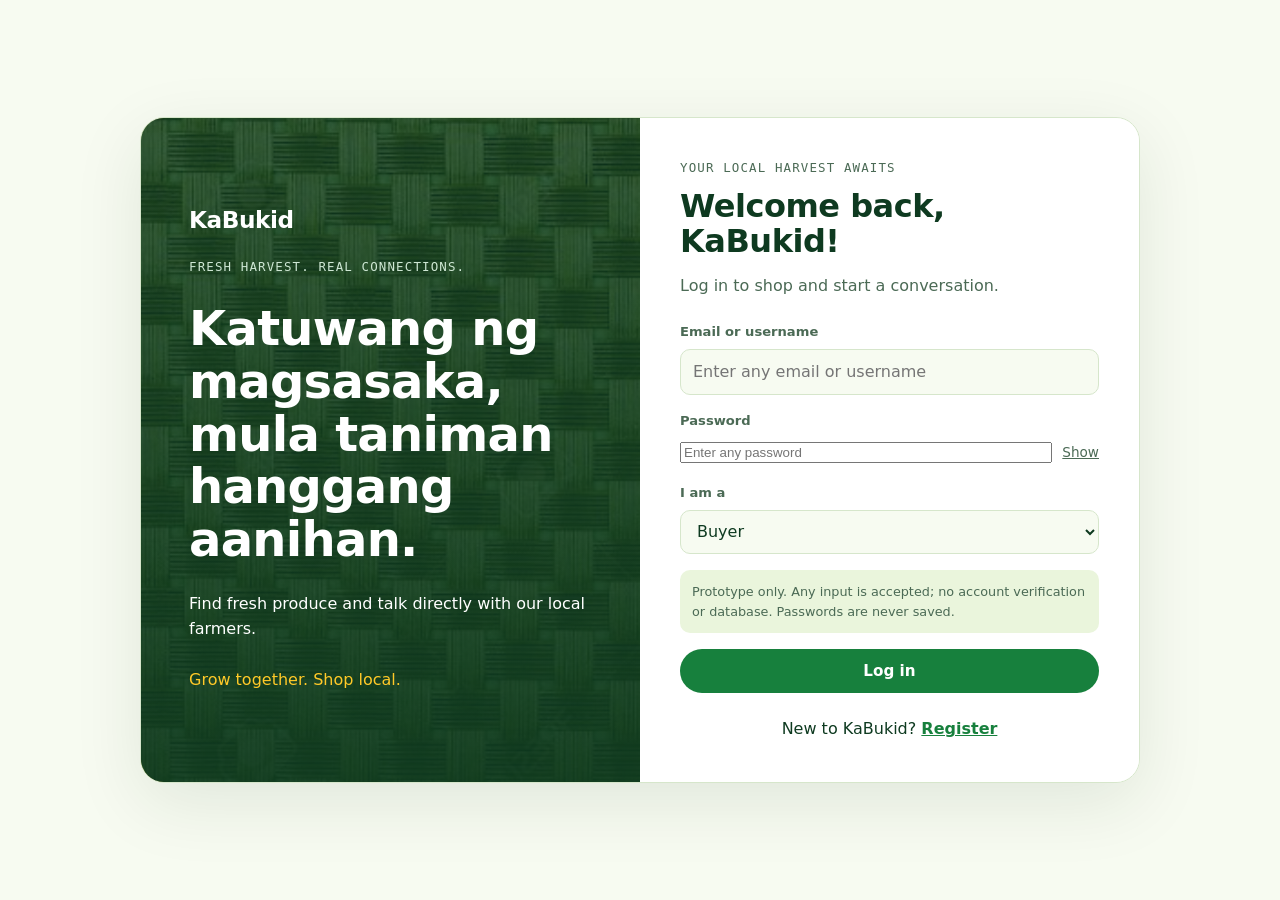
<file: KaBukid (1)/KaBukid/index.html>
<!doctype html>
<html lang="en">
<head>
<meta charset="utf-8">
<meta name="viewport" content="width=device-width, initial-scale=1">
<title>KaBukid</title>
<link rel="preconnect" href="https://fonts.googleapis.com">
<link rel="preconnect" href="https://fonts.gstatic.com" crossorigin>
<link rel="stylesheet" href="https://fonts.googleapis.com/css2?family=Bricolage+Grotesque:opsz,wght@12..96,500;12..96,700;12..96,800&family=DM+Mono:wght@400;500&family=Hanken+Grotesk:wght@400;500;600;700&display=swap">
<link rel="stylesheet" href="styles.css">
<link rel="stylesheet" href="community.css">
</head>
<body>

<header class="site-header">
  <div class="wrap header-row">
    <a class="brand" href="#top" aria-label="KaBukid, home">
      <span class="brand-name">Ka<span>Bukid</span></span>
    </a>
    <nav class="main-nav" aria-label="Main">
      <a href="#shop">Shop</a>
      <a href="#how">How it works</a>
      <a href="#contact">Contact</a>
    </nav>
    <div class="header-actions">
      <button class="btn btn-ghost btn-small" id="messagesBtn" type="button">Messages</button>
      <span class="account-label" id="accountLabel"></span>
      <button class="link-btn" id="logoutBtn" type="button">Log out</button>
      <button class="icon-btn" id="themeBtn" type="button" aria-label="Switch colour theme">
        <svg viewBox="0 0 24 24" width="20" height="20" aria-hidden="true"><circle cx="12" cy="12" r="8" fill="none" stroke="currentColor" stroke-width="2"/><path d="M12 4 A8 8 0 0 1 12 20 Z" fill="currentColor"/></svg>
      </button>
      <button class="cart-btn" id="cartBtn" type="button" aria-label="Open your Sako">
        <svg viewBox="0 0 24 24" width="22" height="22" aria-hidden="true"><path d="M9 3 H15 L14 7 C19 9 21.5 14 20.5 18 C20 21 17.5 21.5 12 21.5 C6.5 21.5 4 21 3.5 18 C2.5 14 5 9 10 7 Z" fill="none" stroke="currentColor" stroke-width="2" stroke-linejoin="round"/><path d="M9.5 7.5 Q12 9 14.5 7.5" fill="none" stroke="currentColor" stroke-width="2" stroke-linecap="round"/></svg>
        <span class="cart-label">Sako</span>
        <span class="cart-count" id="cartCount">0</span>
      </button>
    </div>
  </div>
</header>

<main id="top">

  <section class="hero">
    <div class="wrap hero-grid">
      <div class="hero-copy">
        <p class="eyebrow">Local farm &middot; harvested daily</p>
        <h1>Katuwang ng Magsasaka, Mula Taniman Hanggang <mark>Aanihan.</mark></h1>
        <div class="hero-cta">
          <a class="btn btn-accent" href="#shop">Shop the harvest</a>
          <a class="btn btn-ghost" href="#how">How it works</a>
        </div>
      </div>

      <aside class="harvest-tag" aria-labelledby="tagTitle">
        <div class="tag-head">
          <h2 id="tagTitle" class="tag-title">Available now</h2>
          <p class="tag-date" id="tagDate"></p>
        </div>
        <ul class="tag-list" id="tagList"></ul>
        <p class="tag-foot" id="tagFoot"></p>
      </aside>
    </div>
  </section>

  <section class="shop" id="shop" aria-labelledby="shopTitle">
    <div class="wrap">
      <div class="section-head">
        <p class="eyebrow">The shop</p>
        <h2 id="shopTitle">Fresh from our local farm</h2>
      </div>

      <div class="toolbar">
        <div class="field search-field">
          <label for="search">Search</label>
          <input id="search" type="search" placeholder="Talong, bigas, avocado..." autocomplete="off">
        </div>
        <div class="field">
          <label for="sort">Sort by</label>
          <select id="sort">
            <option value="featured">Featured</option>
            <option value="name">Name, A to Z</option>
            <option value="price-asc">Price, low to high</option>
            <option value="price-desc">Price, high to low</option>
          </select>
        </div>
      </div>

      <div class="filter-row">
        <div class="chips" id="catChips" role="group" aria-label="Category">
          <button type="button" class="chip" data-cat="all" aria-pressed="true">All</button>
          <button type="button" class="chip" data-cat="vegetables" aria-pressed="false">Vegetables</button>
          <button type="button" class="chip" data-cat="fruits" aria-pressed="false">Fruits</button>
          <button type="button" class="chip" data-cat="crops" aria-pressed="false">Crops &amp; grains</button>
        </div>
      </div>

      <p class="result-count" id="resultCount" role="status" aria-live="polite"></p>
      <div class="grid" id="productGrid"></div>
      <div class="empty" id="emptyState" hidden>
        <h3>Nothing matches that</h3>
        <p>Try a different word or clear the filters.</p>
        <button type="button" class="btn btn-ghost" id="clearFilters">Clear filters</button>
      </div>
    </div>
  </section>

  <section class="how" id="how" aria-labelledby="howTitle">
    <div class="wrap">
      <div class="section-head">
        <p class="eyebrow">How it works</p>
        <h2 id="howTitle">From the row to your kitchen in one day</h2>
      </div>
      <ol class="steps">
        <li>
          <span class="step-no">1</span>
          <h3>Fill your Sako</h3>
          <p>Choose what you want until 6 pm and add it to your Sako. Check the available amount on each product.</p>
        </li>
        <li>
          <span class="step-no">2</span>
          <h3>We harvest to order</h3>
          <p>Pickers go out at first light and cut only what has been ordered, so nothing sits waiting.</p>
        </li>
        <li>
          <span class="step-no">3</span>
          <h3>Cold-packed delivery</h3>
          <p>Your order travels in an insulated box and arrives the same evening or the next morning.</p>
        </li>
      </ol>
    </div>
  </section>

  <section class="contact" id="contact" aria-labelledby="contactTitle">
    <div class="wrap contact-grid">
      <div>
        <p class="eyebrow">Contact</p>
        <h2 id="contactTitle">Message us</h2>
        <p>Questions about an order, bulk quantities for a restaurant, or a crop you would like us to grow? Write to us.</p>
        <p class="contact-lines">
          <span>klrcaluscusin@gmail.com</span>
          <span>09567042826</span>
          <span>Open daily, 6 am to 5 pm</span>
        </p>
      </div>
      <form class="contact-form" id="contactForm">
        <div class="field">
          <label for="cName">Your name</label>
          <input id="cName" name="name" type="text" autocomplete="name" required>
        </div>
        <div class="field">
          <label for="cEmail">Email</label>
          <input id="cEmail" name="email" type="email" autocomplete="email" required>
        </div>
        <div class="field">
          <label for="cMsg">Message</label>
          <textarea id="cMsg" name="message" rows="4" required></textarea>
        </div>
        <button class="btn btn-primary" type="submit">Send message</button>
        <p class="form-note" id="contactNote" role="status" aria-live="polite"></p>
      </form>
    </div>
  </section>
</main>

<footer class="site-footer">
  <div class="wrap footer-row">
    <p class="footer-brand">KaBukid</p>
    <p class="footer-small">Sample storefront. Product details and prices are samples.</p>
  </div>
</footer>

<div class="overlay" id="overlay"></div>

<aside class="drawer" id="drawer" role="dialog" aria-modal="true" aria-labelledby="drawerTitle" inert>
  <div class="drawer-head">
    <h2 id="drawerTitle">Your Sako</h2>
    <button class="icon-btn" id="closeDrawer" type="button" aria-label="Close Sako">
      <svg viewBox="0 0 24 24" width="20" height="20" aria-hidden="true"><path d="M5 5 L19 19 M19 5 L5 19" stroke="currentColor" stroke-width="2" stroke-linecap="round"/></svg>
    </button>
  </div>

  <div class="drawer-body">
    <div id="viewCart">
      <p class="drawer-empty" id="cartEmpty">Your Sako is empty. Add something fresh from the shop.</p>
      <ul class="cart-list" id="cartItems"></ul>
    </div>

    <form id="viewCheckout" hidden>
      <p class="drawer-lede">Delivery details</p>
      <div class="field">
        <label for="oName">Full name</label>
        <input id="oName" name="name" type="text" autocomplete="name" required>
      </div>
      <div class="field">
        <label for="oPhone">Phone</label>
        <input id="oPhone" name="phone" type="tel" autocomplete="tel" required>
      </div>
      <div class="field">
        <label for="oAddress">Delivery address</label>
        <textarea id="oAddress" name="address" rows="3" autocomplete="street-address" required></textarea>
      </div>
      <div class="field">
        <label for="oDay">Delivery day</label>
        <select id="oDay" name="day"></select>
      </div>
      <div class="field">
        <label for="oNotes">Notes for the packer (optional)</label>
        <input id="oNotes" name="notes" type="text">
      </div>
      <p class="form-note">Pay on delivery, cash or card.</p>
    </form>

    <div id="viewDone" class="done" hidden>
      <h3>Order received</h3>
      <p id="doneText"></p>
      <p class="form-note">This is a demo storefront, so nothing was charged or sent.</p>
      <button class="btn btn-primary" type="button" id="doneBtn">Keep shopping</button>
    </div>
  </div>

  <div class="drawer-foot" id="drawerFoot">
    <div class="meter" id="meterWrap">
      <p class="meter-text" id="meterText"></p>
      <div class="meter-track"><div class="meter-fill" id="meterFill"></div></div>
    </div>
    <dl class="totals">
      <div><dt>Subtotal</dt><dd id="tSub">$0.00</dd></div>
      <div><dt>Delivery</dt><dd id="tDel">$0.00</dd></div>
      <div class="totals-grand"><dt>Total</dt><dd id="tTotal">$0.00</dd></div>
    </dl>
    <div class="foot-actions">
      <button class="btn btn-ghost" type="button" id="backBtn" hidden>Back</button>
      <button class="btn btn-primary btn-wide" type="button" id="checkoutBtn" disabled>Checkout</button>
      <button class="btn btn-primary btn-wide" type="submit" form="viewCheckout" id="placeBtn" hidden>Place order</button>
    </div>
  </div>
</aside>

<div class="toast" id="toast" role="status" aria-live="polite"></div>

<button class="chat-launch btn btn-primary" id="chatLaunch" type="button">Chat with a farmer</button>
<dialog class="chat-dialog" id="chatDialog" aria-labelledby="chatTitle">
  <div class="chat-top"><div><p class="eyebrow">KaBukid messages</p><h2 id="chatTitle">From buyer to farmer</h2></div><button class="icon-btn" id="closeChat" aria-label="Close messages" type="button">✕</button></div>
  <p class="chat-demo">Demo conversation • Messages stay in this browser. Replies are simulated.</p>
  <div class="chat-layout"><aside class="chat-sidebar"><p class="eyebrow">Conversations</p><div id="chatContacts"></div><button class="link-btn" id="resetChat" type="button">Reset sample chats</button></aside>
  <div class="chat-main"><div class="chat-person"><strong id="chatPerson"></strong><span id="chatFarm"></span></div>
    <div class="chat-tools"><div role="group" aria-label="Conversation perspective"><button type="button" class="chip" id="buyerView">Buyer view</button><button type="button" class="chip" id="farmerView">Farmer view</button></div><label><input type="checkbox" id="autoReply" checked> Simulate replies</label></div>
    <div class="chat-history" id="chatHistory" role="log" aria-label="Conversation" aria-live="polite"></div>
    <div class="chat-quick"><button type="button" class="chip" data-quick="Is this still available?">Availability</button><button type="button" class="chip" data-quick="How much is delivery?">Delivery</button><button type="button" class="chip" data-quick="Can I order in bulk?">Bulk orders</button></div>
    <form class="chat-compose" id="chatForm"><label class="sr-only" for="chatInput">Message</label><input id="chatInput" placeholder="Write to the farmer…" maxlength="2000" autocomplete="off" required><button class="btn btn-primary" type="submit">Send</button></form>
  </div></div>
</dialog>
<script src="auth.js"></script>
<script src="script.js"></script>
<script src="chat.js"></script>
</body>
</html>
</file>
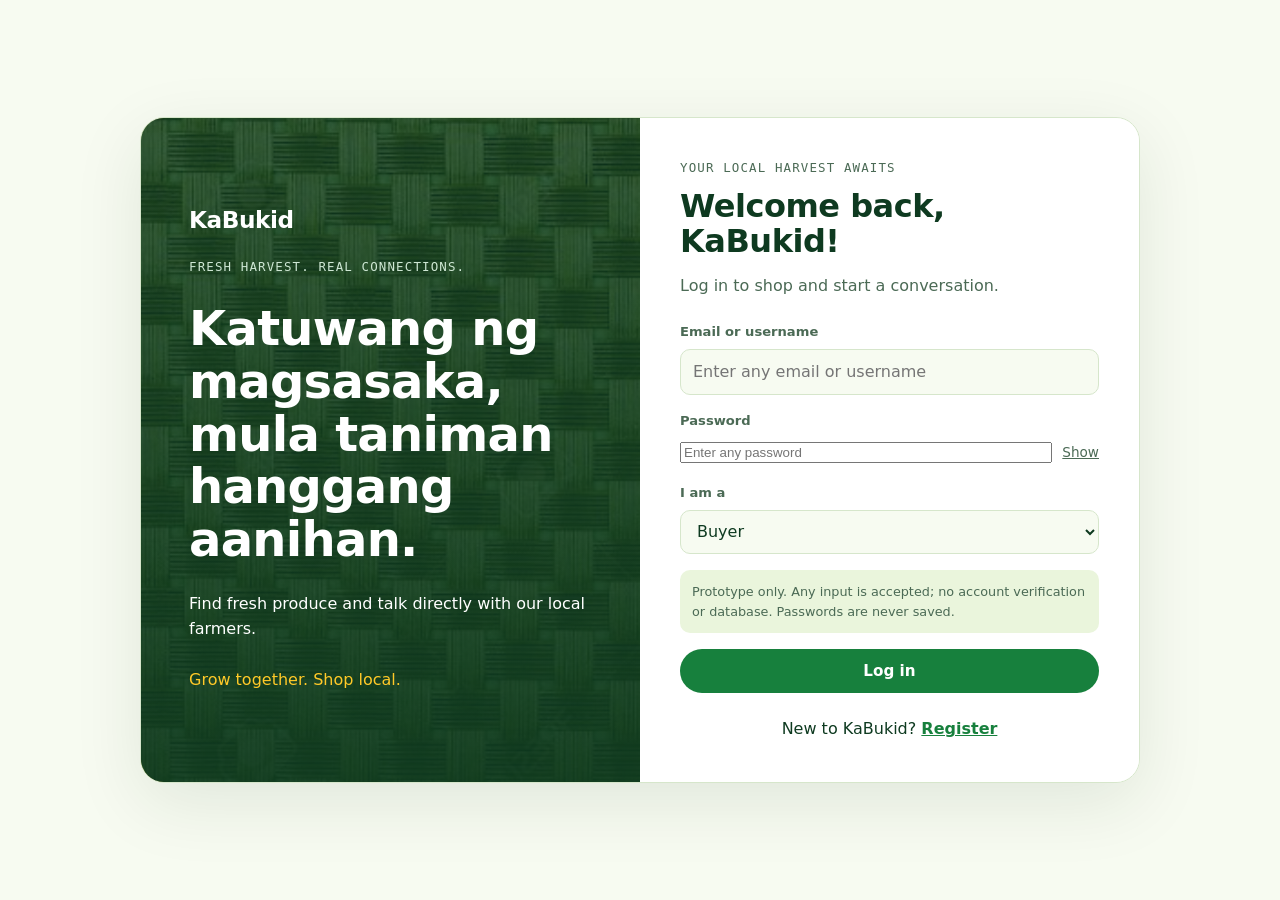
<file: KaBukid (1)/KaBukid/login.html>
<!doctype html>
<html lang="en"><head><meta charset="utf-8"><meta name="viewport" content="width=device-width, initial-scale=1"><title>Login | KaBukid</title><link rel="stylesheet" href="styles.css"><link rel="stylesheet" href="community.css"></head>
<body class="auth-page"><main class="auth-shell"><div class="auth-story"><a class="brand" href="index.html"><span class="brand-name">Ka<span>Bukid</span></span></a><p class="eyebrow">Fresh harvest. Real connections.</p><h1>Katuwang ng magsasaka, mula taniman hanggang aanihan.</h1><p>Find fresh produce and talk directly with our local farmers.</p><span class="auth-tag">Grow together. Shop local.</span></div>
<div class="auth-card"><p class="eyebrow">Your local harvest awaits</p><h2>Welcome back, KaBukid!</h2><p class="auth-desc">Log in to shop and start a conversation.</p>
<form id="authForm" data-mode="login" novalidate><div class="field"><label for="identity">Email or username</label><input id="identity" type="text" autocomplete="username" placeholder="Enter any email or username"></div><div class="field"><label for="password">Password</label><div class="password-wrap"><input id="password" type="password" autocomplete="current-password" placeholder="Enter any password"><button class="link-btn" type="button" id="showPassword">Show</button></div></div><div class="field"><label for="accountRole">I am a</label><select id="accountRole"><option value="buyer">Buyer</option><option value="farmer">Farmer</option></select></div><p class="auth-demo">Prototype only. Any input is accepted; no account verification or database. Passwords are never saved.</p><button class="btn btn-primary btn-wide" type="submit">Log in</button></form>
<p class="auth-switch">New to KaBukid? <a href="register.html">Register</a></p></div></main><script src="auth.js"></script></body></html>
</file>
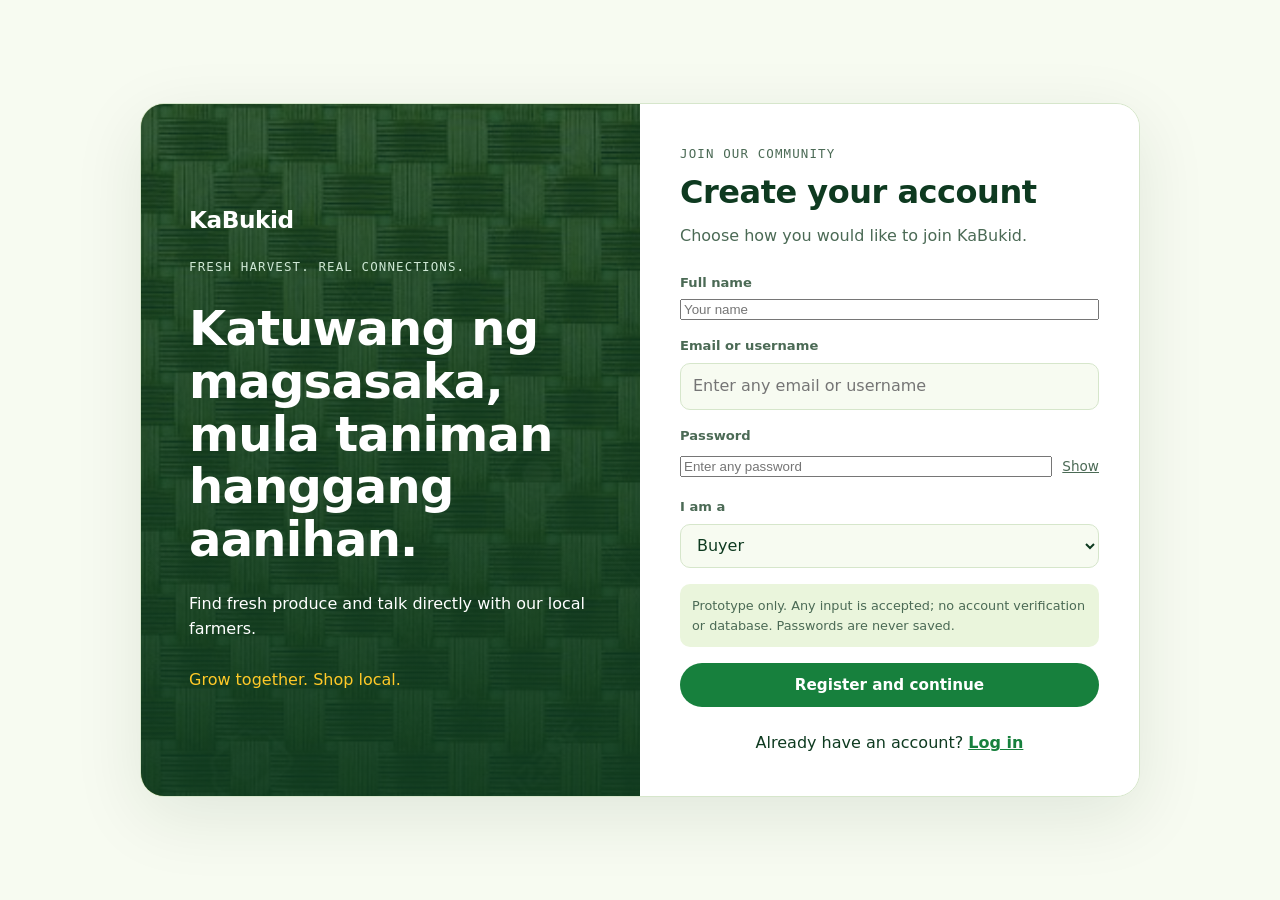
<file: KaBukid (1)/KaBukid/register.html>
<!doctype html>
<html lang="en"><head><meta charset="utf-8"><meta name="viewport" content="width=device-width, initial-scale=1"><title>Register | KaBukid</title><link rel="stylesheet" href="styles.css"><link rel="stylesheet" href="community.css"></head>
<body class="auth-page"><main class="auth-shell"><div class="auth-story"><a class="brand" href="index.html"><span class="brand-name">Ka<span>Bukid</span></span></a><p class="eyebrow">Fresh harvest. Real connections.</p><h1>Katuwang ng magsasaka, mula taniman hanggang aanihan.</h1><p>Find fresh produce and talk directly with our local farmers.</p><span class="auth-tag">Grow together. Shop local.</span></div>
<div class="auth-card"><p class="eyebrow">Join our community</p><h2>Create your account</h2><p class="auth-desc">Choose how you would like to join KaBukid.</p>
<form id="authForm" data-mode="register" novalidate><div class="field"><label for="fullName">Full name</label><input id="fullName" autocomplete="name" placeholder="Your name"></div><div class="field"><label for="identity">Email or username</label><input id="identity" type="text" autocomplete="username" placeholder="Enter any email or username"></div><div class="field"><label for="password">Password</label><div class="password-wrap"><input id="password" type="password" autocomplete="new-password" placeholder="Enter any password"><button class="link-btn" type="button" id="showPassword">Show</button></div></div><div class="field"><label for="accountRole">I am a</label><select id="accountRole"><option value="buyer">Buyer</option><option value="farmer">Farmer</option></select></div><p class="auth-demo">Prototype only. Any input is accepted; no account verification or database. Passwords are never saved.</p><button class="btn btn-primary btn-wide" type="submit">Register and continue</button></form>
<p class="auth-switch">Already have an account? <a href="login.html">Log in</a></p></div></main><script src="auth.js"></script></body></html>
</file>
<file: KaBukid (1)/KaBukid/styles.css>
/* Layout: sticky white bar, a deep-green hero with a yellow-highlighted headline and a
   "today's harvest" ticket, then a bright filterable product grid, a pale-green season band
   and a slide-in Sako (cart). Green carries structure, yellow marks actions and the cart count. */
:root {
  --bg: #ffffff;
  --surface: #f7fbf1;
  --ink: #0e3a20;
  --muted: #4b6a55;
  --line: #d6e6cb;
  --soft: #eaf5dc;
  --green: #17803d;
  --green-ink: #ffffff;
  --accent: #ffc928;
  --accent-ink: #1f2d06;
  --ring: #17803d;
  --hero-bg: #0f5a2b;
  --hero-ink: #ffffff;
  --hero-muted: #cfe8d5;
  --warn: #7a5200;
  --warn-bg: #fff0b8;
  --font-display: "Bricolage Grotesque", "Trebuchet MS", system-ui, sans-serif;
  --font-body: "Hanken Grotesk", system-ui, -apple-system, "Segoe UI", sans-serif;
  --font-mono: "DM Mono", ui-monospace, "SFMono-Regular", Menlo, monospace;
  --radius: 16px;
  --gutter: clamp(16px, 4vw, 40px);
}

@media (prefers-color-scheme: dark) {
  :root:not([data-theme="light"]) {
    --bg: #0a1a10;
    --surface: #11261a;
    --ink: #f1f8ea;
    --muted: #a6c4ae;
    --line: #224431;
    --soft: #0f2c1b;
    --green: #4fd47a;
    --green-ink: #06210f;
    --accent: #ffd54a;
    --accent-ink: #1f2d06;
    --ring: #ffd54a;
    --hero-bg: #0e3a20;
    --hero-ink: #ffffff;
    --hero-muted: #bcd9c4;
    --warn: #ffe08a;
    --warn-bg: #3d3208;
    color-scheme: dark;
  }
}

:root[data-theme="dark"] {
  --bg: #0a1a10;
  --surface: #11261a;
  --ink: #f1f8ea;
  --muted: #a6c4ae;
  --line: #224431;
  --soft: #0f2c1b;
  --green: #4fd47a;
  --green-ink: #06210f;
  --accent: #ffd54a;
  --accent-ink: #1f2d06;
  --ring: #ffd54a;
  --hero-bg: #0e3a20;
  --hero-ink: #ffffff;
  --hero-muted: #bcd9c4;
  --warn: #ffe08a;
  --warn-bg: #3d3208;
  color-scheme: dark;
}

*,
*::before,
*::after { box-sizing: border-box; }

[hidden] { display: none !important; }

html { scroll-behavior: smooth; scroll-padding-top: 120px; }

body {
  margin: 0;
  background: var(--bg);
  color: var(--ink);
  font-family: var(--font-body);
  font-size: 1rem;
  line-height: 1.55;
}

body.no-scroll { overflow: hidden; }

h1, h2, h3 {
  font-family: var(--font-display);
  line-height: 1.1;
  letter-spacing: -0.015em;
  margin: 0;
  text-wrap: balance;
}

p { margin: 0; }
ul, ol { margin: 0; padding: 0; list-style: none; }
a { color: inherit; }
img, svg { max-width: 100%; }

.wrap {
  width: 100%;
  max-width: 1160px;
  margin-inline: auto;
  padding-inline: var(--gutter);
}

.sr-only {
  position: absolute;
  width: 1px;
  height: 1px;
  overflow: hidden;
  clip: rect(0 0 0 0);
  white-space: nowrap;
}

:focus-visible {
  outline: 3px solid var(--ring);
  outline-offset: 2px;
  border-radius: 6px;
}

.eyebrow {
  font-family: var(--font-mono);
  font-size: 0.78rem;
  letter-spacing: 0.09em;
  text-transform: uppercase;
  color: var(--muted);
}

.section-head { display: flex; flex-direction: column; gap: 8px; margin-bottom: 28px; }
.section-head h2 { font-size: clamp(1.8rem, 4vw, 2.6rem); font-weight: 800; }

section { padding-block: clamp(40px, 7vw, 84px); }

/* ---------- Buttons ---------- */
.btn {
  appearance: none;
  display: inline-flex;
  align-items: center;
  justify-content: center;
  gap: 8px;
  min-height: 44px;
  padding: 10px 20px;
  border: 1.5px solid transparent;
  border-radius: 999px;
  font: 600 0.95rem/1 var(--font-body);
  text-decoration: none;
  cursor: pointer;
  transition: transform 0.15s ease, background-color 0.15s ease;
}
.btn:hover:not(:disabled) { transform: translateY(-1px); }
.btn:disabled { opacity: 0.55; cursor: not-allowed; }
.btn-primary { background: var(--green); color: var(--green-ink); }
.btn-accent { background: var(--accent); color: var(--accent-ink); box-shadow: 0 6px 18px rgba(255, 201, 40, 0.35); }
.btn-ghost { background: transparent; color: var(--ink); border-color: var(--ink); }
.btn-small { min-height: 38px; padding: 8px 14px; font-size: 0.85rem; }
.btn-wide { flex: 1; }

.icon-btn {
  appearance: none;
  display: inline-grid;
  place-items: center;
  width: 44px;
  height: 44px;
  background: transparent;
  color: var(--ink);
  border: 1.5px solid var(--line);
  border-radius: 50%;
  cursor: pointer;
}
.icon-btn:hover { border-color: var(--ink); }

/* ---------- Header ---------- */
.site-header {
  position: sticky;
  top: env(safe-area-inset-top, 0px);
  z-index: 20;
  background: var(--bg);
  border-bottom: 1px solid var(--line);
}

.header-row {
  display: flex;
  align-items: center;
  flex-wrap: wrap;
  gap: 8px 20px;
  padding-block: 10px;
}

.brand { display: inline-flex; align-items: center; gap: 10px; text-decoration: none; color: var(--green); }
.brand-name span { color: var(--green); }
.brand-name { font: 800 1.45rem/1 var(--font-display); letter-spacing: -0.02em; color: var(--ink); }

.main-nav { display: flex; gap: 4px; margin-inline: auto; }
.main-nav a {
  padding: 8px 12px;
  border-radius: 999px;
  text-decoration: none;
  font-weight: 500;
  font-size: 0.95rem;
}
.main-nav a:hover { background: var(--soft); }

.header-actions { display: flex; align-items: center; gap: 10px; margin-left: auto; }
.main-nav + .header-actions { margin-left: 0; }

.cart-btn svg { flex: none; }
.cart-btn {
  appearance: none;
  display: inline-flex;
  align-items: center;
  gap: 8px;
  min-height: 44px;
  padding: 6px 8px 6px 16px;
  background: var(--accent);
  color: var(--accent-ink);
  border: 0;
  border-radius: 999px;
  font: 600 0.95rem/1 var(--font-body);
  cursor: pointer;
}
.cart-count {
  display: inline-grid;
  place-items: center;
  min-width: 28px;
  height: 28px;
  padding-inline: 6px;
  background: var(--green);
  color: var(--green-ink);
  border-radius: 999px;
  font: 500 0.82rem/1 var(--font-mono);
  font-variant-numeric: tabular-nums;
}

@media (max-width: 860px) {
  .header-row { justify-content: space-between; }
  .main-nav {
    order: 3;
    flex: 1 0 100%;
    margin-inline: 0;
    overflow-x: auto;
    padding-bottom: 2px;
    scrollbar-width: none;
  }
  .main-nav a { white-space: nowrap; }
  .header-actions { margin-left: auto; }
}

/* ---------- Hero ---------- */
.hero {
  position: relative;
  overflow: hidden;
  padding-block: clamp(36px, 6vw, 80px) clamp(48px, 7vw, 88px);
  background-color: var(--hero-bg);
  background-image:
    linear-gradient(100deg, color-mix(in srgb, var(--hero-bg) 86%, transparent) 0%, color-mix(in srgb, var(--hero-bg) 58%, transparent) 100%),
    url("assets/background.jpeg");
  background-size: cover;
  background-position: center;
  color: var(--hero-ink);
}
.hero::before {
  content: "";
  position: absolute;
  inset: 0;
  background: radial-gradient(circle at 88% 8%, rgba(255, 201, 40, 0.22) 0, rgba(255, 201, 40, 0) 38%);
  pointer-events: none;
}
.hero .wrap { position: relative; }
.hero .eyebrow { color: var(--accent); }
.hero h1 mark { background: none; color: var(--accent); }
.hero .btn-ghost { color: var(--hero-ink); border-color: var(--hero-ink); }
.hero .btn-ghost:hover { background: rgba(255, 255, 255, 0.12); }
.hero :focus-visible { outline-color: var(--accent); }

.hero-grid {
  display: grid;
  grid-template-columns: minmax(0, 1.25fr) minmax(0, 0.75fr);
  gap: clamp(32px, 6vw, 72px);
  align-items: center;
}

.hero-copy { display: flex; flex-direction: column; gap: 20px; align-items: flex-start; }
.hero h1 { font-size: clamp(2.1rem, 5.2vw, 4rem); font-weight: 800; line-height: 1.04; max-width: 17ch; overflow-wrap: break-word; }
.lede { font-size: 1.15rem; max-width: 52ch; color: var(--muted); }
.hero-cta { display: flex; flex-wrap: wrap; gap: 12px; }

.harvest-tag {
  position: relative;
  background: var(--surface);
  color: var(--ink);
  border: 0;
  border-radius: 8px 8px 20px 20px;
  box-shadow: 0 18px 40px rgba(0, 0, 0, 0.28);
  padding: 44px 24px 22px;
  transform: rotate(-1.4deg);
  font-family: var(--font-mono);
}
.harvest-tag::before {
  content: "";
  position: absolute;
  top: 14px;
  left: 50%;
  width: 16px;
  height: 16px;
  margin-left: -8px;
  background: var(--hero-bg);
  border: 0;
  border-radius: 50%;
}
.tag-head { display: flex; justify-content: space-between; align-items: baseline; gap: 12px; flex-wrap: wrap; margin-bottom: 14px; }
.tag-title { font: 700 1.25rem/1.1 var(--font-display); text-transform: none; }
.tag-date { font-size: 0.78rem; color: var(--muted); }
.tag-list { display: flex; flex-direction: column; gap: 8px; }
.tag-list li { display: flex; align-items: baseline; gap: 8px; font-size: 0.88rem; min-width: 0; }
.tag-list .leader { flex: 1; border-bottom: 1.5px dotted var(--muted); transform: translateY(-3px); min-width: 12px; }
.tag-list .qty { font-variant-numeric: tabular-nums; white-space: nowrap; }
.tag-foot {
  margin-top: 16px;
  padding-top: 12px;
  border-top: 1.5px dashed var(--line);
  font-size: 0.75rem;
  letter-spacing: 0.06em;
  text-transform: uppercase;
  color: var(--muted);
}

@media (max-width: 820px) {
  .hero-grid { grid-template-columns: minmax(0, 1fr); }
  .harvest-tag { transform: none; }
}

/* ---------- Forms ---------- */
.field { display: flex; flex-direction: column; gap: 6px; min-width: 0; }
.field label { font-size: 0.82rem; font-weight: 600; color: var(--muted); }
input[type="text"],
input[type="search"],
input[type="email"],
input[type="tel"],
select,
textarea {
  width: 100%;
  min-height: 44px;
  padding: 10px 12px;
  background: var(--surface);
  color: var(--ink);
  border: 1.5px solid var(--line);
  border-radius: 10px;
  font: inherit;
}
textarea { resize: vertical; }
input:focus-visible, select:focus-visible, textarea:focus-visible { outline-offset: 0; border-color: var(--green); }

/* ---------- Shop ---------- */
.toolbar {
  display: grid;
  grid-template-columns: minmax(0, 1fr) minmax(0, 220px);
  gap: 16px;
  margin-bottom: 16px;
}

.filter-row {
  display: flex;
  flex-wrap: wrap;
  align-items: center;
  justify-content: space-between;
  gap: 14px 24px;
  margin-bottom: 18px;
}
.chips { display: flex; flex-wrap: wrap; gap: 8px; }
.chip {
  appearance: none;
  min-height: 40px;
  padding: 8px 16px;
  background: transparent;
  color: var(--ink);
  border: 1.5px solid var(--line);
  border-radius: 999px;
  font: 600 0.9rem/1 var(--font-body);
  cursor: pointer;
}
.chip:hover { border-color: var(--ink); }
.chip[aria-pressed="true"] { background: var(--accent); color: var(--accent-ink); border-color: var(--accent); }


.result-count { font-family: var(--font-mono); font-size: 0.82rem; color: var(--muted); margin-bottom: 14px; }

.grid {
  display: grid;
  grid-template-columns: repeat(auto-fill, minmax(min(100%, 232px), 1fr));
  gap: 18px;
}

.card {
  display: flex;
  flex-direction: column;
  min-width: 0;
  background: var(--surface);
  border: 1px solid var(--line);
  border-radius: var(--radius);
  overflow: hidden;
  transition: transform 0.18s ease, border-color 0.18s ease;
}
.card:hover { transform: translateY(-3px); border-color: var(--green); box-shadow: 0 12px 28px rgba(23, 128, 61, 0.16); }
.card.off { opacity: 0.8; }
.card.off .card-art svg { filter: grayscale(0.7); }

.card-art {
  position: relative;
  display: grid;
  place-items: center;
  aspect-ratio: 5 / 4;
  max-width: 100%;
  background: color-mix(in srgb, var(--tile) 18%, var(--surface));
}
.card-art svg { width: 58%; height: 72%; }
.card-art img.photo { position: absolute; inset: 0; width: 100%; height: 100%; object-fit: cover; }

.badges { z-index: 1; position: absolute; top: 10px; left: 10px; display: flex; flex-wrap: wrap; gap: 6px; }
.badge {
  padding: 4px 9px;
  background: var(--green);
  color: var(--green-ink);
  border-radius: 999px;
  font: 500 0.7rem/1.2 var(--font-mono);
  letter-spacing: 0.04em;
  text-transform: uppercase;
}
.badge-warn { background: var(--warn-bg); color: var(--warn); }

.card-body { display: flex; flex-direction: column; gap: 6px; padding: 16px; flex: 1; }
.card-body h3 { font-size: 1.2rem; font-weight: 700; }
.avail { flex: 1; font-family: var(--font-mono); font-size: 0.78rem; color: var(--muted); }
.avail strong { color: var(--green); font-weight: 500; }
.card-foot { display: flex; align-items: center; justify-content: space-between; gap: 10px; flex-wrap: wrap; margin-top: 8px; }
.price { display: flex; align-items: baseline; gap: 4px; }
.price strong { font: 700 1.35rem/1 var(--font-display); font-variant-numeric: tabular-nums; }
.price span { font-family: var(--font-mono); font-size: 0.78rem; color: var(--muted); }

.card-actions { display: flex; align-items: center; }

.stepper { display: inline-flex; align-items: center; border: 1.5px solid var(--green); border-radius: 999px; overflow: hidden; }
.stepper button {
  appearance: none;
  width: 38px;
  height: 38px;
  background: transparent;
  color: var(--ink);
  border: 0;
  font: 600 1.15rem/1 var(--font-body);
  cursor: pointer;
}
.stepper button:hover { background: var(--soft); }
.stepper button:disabled { opacity: 0.35; cursor: not-allowed; }
.stepper output { min-width: 34px; text-align: center; font: 500 0.92rem/1 var(--font-mono); font-variant-numeric: tabular-nums; }

.empty { padding: 48px 16px; text-align: center; display: flex; flex-direction: column; align-items: center; gap: 12px; }
.empty h3 { font-size: 1.4rem; }
.empty p { color: var(--muted); }

/* ---------- How ---------- */
.steps { display: grid; grid-template-columns: repeat(auto-fit, minmax(min(100%, 240px), 1fr)); gap: 28px; }
.steps li { display: flex; flex-direction: column; gap: 10px; padding-top: 18px; border-top: 4px solid var(--accent); min-width: 0; }
.step-no { font: 500 0.85rem/1 var(--font-mono); color: var(--muted); }
.steps h3 { font-size: 1.35rem; font-weight: 700; }
.steps p { color: var(--muted); max-width: 40ch; }

@media (max-width: 820px) { .contact-grid { grid-template-columns: minmax(0, 1fr); } }

/* ---------- Contact ---------- */
.contact-grid { display: grid; grid-template-columns: minmax(0, 1fr) minmax(0, 1fr); gap: clamp(28px, 6vw, 72px); align-items: start; }
.contact-grid > div { display: flex; flex-direction: column; gap: 14px; }
.contact-grid h2 { font-size: clamp(1.8rem, 4vw, 2.6rem); font-weight: 800; }
.contact-grid p:not(.eyebrow):not(.contact-lines) { color: var(--muted); max-width: 52ch; }
.contact-lines { display: flex; flex-direction: column; gap: 4px; font-family: var(--font-mono); font-size: 0.9rem; overflow-wrap: anywhere; }
.contact-form { display: flex; flex-direction: column; gap: 14px; align-items: flex-start; }
.contact-form .field { width: 100%; }
.form-note { font-size: 0.85rem; color: var(--muted); }

/* ---------- Footer ---------- */
.site-footer { padding-block: 28px; border-top: 1px solid var(--line); }
.footer-row { display: flex; flex-wrap: wrap; justify-content: space-between; gap: 8px 24px; }
.footer-brand { font: 800 1.1rem/1 var(--font-display); }
.footer-small { font-size: 0.85rem; color: var(--muted); }

/* ---------- Cart drawer ---------- */
.overlay {
  position: fixed;
  inset: 0;
  z-index: 40;
  background: rgba(8, 14, 10, 0.55);
  opacity: 0;
  pointer-events: none;
  transition: opacity 0.2s ease;
}
.overlay.open { opacity: 1; pointer-events: auto; }

.drawer {
  position: fixed;
  top: 0;
  right: 0;
  bottom: 0;
  z-index: 50;
  display: flex;
  flex-direction: column;
  width: min(440px, 100%);
  padding-top: env(safe-area-inset-top, 0px);
  padding-bottom: env(safe-area-inset-bottom, 0px);
  background: var(--surface);
  border-left: 1px solid var(--line);
  transform: translateX(100%);
  transition: transform 0.25s ease;
}
.drawer.open { transform: translateX(0); }

.drawer-head { display: flex; align-items: center; justify-content: space-between; gap: 12px; padding: 16px 20px; border-bottom: 1px solid var(--line); }
.drawer-head h2 { font-size: 1.5rem; font-weight: 800; }
.drawer-body { flex: 1; overflow-y: auto; padding: 8px 20px 20px; min-height: 0; }
.drawer-lede { font: 700 1.1rem/1.2 var(--font-display); margin: 12px 0; }
.drawer-body form { display: flex; flex-direction: column; gap: 14px; }
.drawer-empty { padding: 32px 0; color: var(--muted); }

.cart-list { display: flex; flex-direction: column; }
.cart-item {
  display: grid;
  grid-template-columns: 48px minmax(0, 1fr) auto;
  gap: 4px 12px;
  align-items: center;
  padding: 14px 0;
  border-bottom: 1px solid var(--line);
}
.cart-thumb { display: grid; place-items: center; width: 48px; height: 48px; border-radius: 10px; background: color-mix(in srgb, var(--tile) 20%, var(--surface)); }
.cart-thumb { overflow: hidden; }
.cart-thumb svg { width: 70%; height: 70%; }
.cart-thumb img.photo { width: 100%; height: 100%; object-fit: cover; }
.cart-name { font-weight: 700; }
.cart-unit { font-family: var(--font-mono); font-size: 0.78rem; color: var(--muted); }
.cart-line { font: 700 1rem/1 var(--font-display); font-variant-numeric: tabular-nums; text-align: right; }
.cart-controls { grid-column: 2 / 4; display: flex; align-items: center; justify-content: space-between; gap: 10px; }
.link-btn { appearance: none; background: none; border: 0; padding: 8px 0; color: var(--muted); font: 500 0.85rem/1 var(--font-body); text-decoration: underline; cursor: pointer; }
.link-btn:hover { color: var(--ink); }

.done { display: flex; flex-direction: column; align-items: flex-start; gap: 14px; padding-top: 24px; }
.done h3 { font-size: 1.8rem; font-weight: 800; }

.drawer-foot { padding: 16px 20px 20px; border-top: 1px solid var(--line); display: flex; flex-direction: column; gap: 14px; background: var(--surface); }
.meter-text { font-size: 0.85rem; margin-bottom: 6px; }
.meter-track { height: 8px; background: var(--soft); border-radius: 999px; overflow: hidden; }
.meter-fill { height: 100%; width: 0; background: var(--accent); border-radius: 999px; transition: width 0.25s ease; }
.totals { margin: 0; display: flex; flex-direction: column; gap: 4px; }
.totals div { display: flex; justify-content: space-between; gap: 12px; font-size: 0.92rem; }
.totals dt { color: var(--muted); }
.totals dd { margin: 0; font-variant-numeric: tabular-nums; }
.totals-grand { padding-top: 8px; margin-top: 4px; border-top: 1px solid var(--line); font: 700 1.2rem/1.2 var(--font-display); }
.totals-grand dt { color: var(--ink); }
.foot-actions { display: flex; gap: 10px; }

/* ---------- Toast ---------- */
.toast {
  position: fixed;
  left: 50%;
  bottom: calc(24px + env(safe-area-inset-bottom, 0px));
  z-index: 60;
  max-width: calc(100% - 32px);
  padding: 12px 20px;
  background: var(--ink);
  color: var(--bg);
  border-radius: 999px;
  font-size: 0.92rem;
  font-weight: 600;
  opacity: 0;
  transform: translate(-50%, 12px);
  pointer-events: none;
  transition: opacity 0.2s ease, transform 0.2s ease;
}
.toast.show { opacity: 1; transform: translate(-50%, 0); }

@media (max-width: 520px) {
  .toolbar { grid-template-columns: minmax(0, 1fr); }
  .cart-label { display: none; }
  .cart-btn { padding-left: 12px; }
}

@media (prefers-reduced-motion: reduce) {
  html { scroll-behavior: auto; }
  *, *::before, *::after { transition: none !important; animation: none !important; }
}

/* ---------- Fly-to-Sako ---------- */
.fly {
  position: fixed;
  z-index: 70;
  display: grid;
  place-items: center;
  width: 76px;
  height: 76px;
  overflow: hidden;
  border-radius: 50%;
  border: 3px solid var(--accent);
  background: color-mix(in srgb, var(--tile, #17803d) 22%, var(--surface));
  box-shadow: 0 10px 26px rgba(0, 0, 0, 0.35);
  pointer-events: none;
}
.fly img { width: 100%; height: 100%; object-fit: cover; }
.fly svg { width: 70%; height: 70%; }
</file>
<file: KaBukid (1)/KaBukid/community.css>
.account-label{font-size:.8rem;max-width:150px;overflow:hidden;text-overflow:ellipsis;white-space:nowrap}.header-row{flex-wrap:wrap;gap:12px}.header-actions{flex-wrap:wrap}.farmer-link{margin:8px 0;font-size:.85rem}.auth-page{min-height:100vh;display:grid;place-items:center;padding:24px;background:var(--surface)}.auth-shell{width:min(100%,1000px);display:grid;grid-template-columns:1fr 1fr;border:1px solid var(--line);border-radius:24px;overflow:hidden;box-shadow:0 20px 70px #082b1518}.auth-story{background:linear-gradient(#0e3a20cc,#0e3a20ee),url('assets/background.jpeg') center/cover;color:white;padding:48px;display:flex;flex-direction:column;gap:26px;justify-content:center}.auth-story .brand,.auth-story .brand-name,.auth-story .brand-name span{color:white}.auth-story .eyebrow{color:#cfe8d5}.auth-story h1{font-size:clamp(2rem,4vw,3rem)}.auth-tag{color:#ffc928}.auth-card{background:var(--bg);padding:40px}.auth-card h2{font-size:2rem;margin-top:12px}.auth-desc{margin:14px 0 24px;color:var(--muted)}.auth-card form{display:grid;gap:16px}.auth-demo,.chat-demo{font-size:.8rem;color:var(--muted);padding:12px;background:var(--soft);border-radius:10px}.auth-switch{margin-top:24px;text-align:center}.auth-switch a{font-weight:700;color:var(--green)}.password-wrap{display:flex;gap:10px;align-items:center}.password-wrap input{min-width:0;flex:1}.chat-launch{position:fixed;right:24px;bottom:24px;z-index:30;box-shadow:0 6px 24px #0003}.chat-dialog{width:min(900px,calc(100% - 28px));max-height:calc(100dvh - 28px);padding:0;border:1px solid var(--line);border-radius:20px;background:var(--bg);color:var(--ink);box-shadow:0 24px 80px #0004}.chat-dialog::backdrop{background:#06190c99}.chat-top{display:flex;align-items:center;justify-content:space-between;padding:20px 24px}.chat-top h2{font-size:1.5rem;margin-top:6px}.chat-demo{border-radius:0;padding:10px 24px}.chat-layout{display:grid;grid-template-columns:230px minmax(0,1fr)}.chat-sidebar{padding:20px 14px;border-right:1px solid var(--line);background:var(--surface)}.chat-sidebar .eyebrow{padding:0 8px}.chat-contact{display:block;width:100%;text-align:left;padding:14px 12px;margin-top:8px;border:1px solid transparent;border-radius:12px;background:transparent;color:var(--ink);cursor:pointer;font:inherit}.chat-contact span{display:block;font-size:.8rem;color:var(--muted)}.chat-contact[aria-pressed=true]{background:var(--soft);border-color:var(--green)}.chat-sidebar>.link-btn{margin:20px 8px}.chat-main{min-width:0;display:flex;flex-direction:column}.chat-person{padding:16px 20px;border-bottom:1px solid var(--line)}.chat-person span{display:block;color:var(--muted);font-size:.8rem}.chat-tools{display:flex;gap:10px;align-items:center;justify-content:space-between;padding:10px 16px;flex-wrap:wrap;font-size:.75rem}.chat-tools .chip{font-size:.75rem;padding:7px 10px}.chat-history{height:300px;overflow-y:auto;padding:16px 20px;display:flex;flex-direction:column;gap:14px;background:var(--surface)}.chat-bubble{max-width:85%;align-self:flex-start;background:var(--bg);border:1px solid var(--line);border-radius:14px 14px 14px 2px;padding:10px 14px;overflow-wrap:anywhere}.chat-bubble.mine{align-self:flex-end;background:var(--green);color:var(--green-ink);border-color:var(--green);border-radius:14px 14px 2px 14px}.chat-bubble small{display:block;font-size:.68rem;opacity:.8;margin-bottom:4px}.chat-quick{padding:10px 16px;display:flex;gap:6px;flex-wrap:wrap}.chat-quick .chip{font-size:.75rem;padding:6px 10px}.chat-compose{display:flex;gap:10px;padding:0 16px 16px}.chat-compose input{flex:1;min-width:0;border:1px solid var(--line);border-radius:24px;padding:12px 16px;background:var(--bg);color:var(--ink);font:inherit}
@media(max-width:640px){.auth-shell{grid-template-columns:1fr}.auth-story{padding:28px;gap:16px}.auth-story h1{font-size:1.9rem}.auth-card{padding:28px}.account-label{max-width:110px}.main-nav{gap:12px}.chat-launch{right:14px;bottom:14px}.chat-top{padding:14px}.chat-layout{grid-template-columns:1fr}.chat-sidebar{padding:8px;display:flex;flex-wrap:wrap;gap:4px;border-right:0;border-bottom:1px solid var(--line)}.chat-sidebar>.eyebrow{display:none}#chatContacts{display:flex;width:100%;overflow-x:auto}.chat-contact{min-width:140px;margin:0;padding:8px;font-size:.8rem}.chat-sidebar>.link-btn{margin:4px 8px;font-size:.75rem}.chat-history{height:clamp(130px,28dvh,300px)}.chat-person{padding:10px 16px}.chat-tools{padding:6px 12px}.chat-top h2{font-size:1.2rem}.chat-demo{padding:8px 14px}}
</file>
